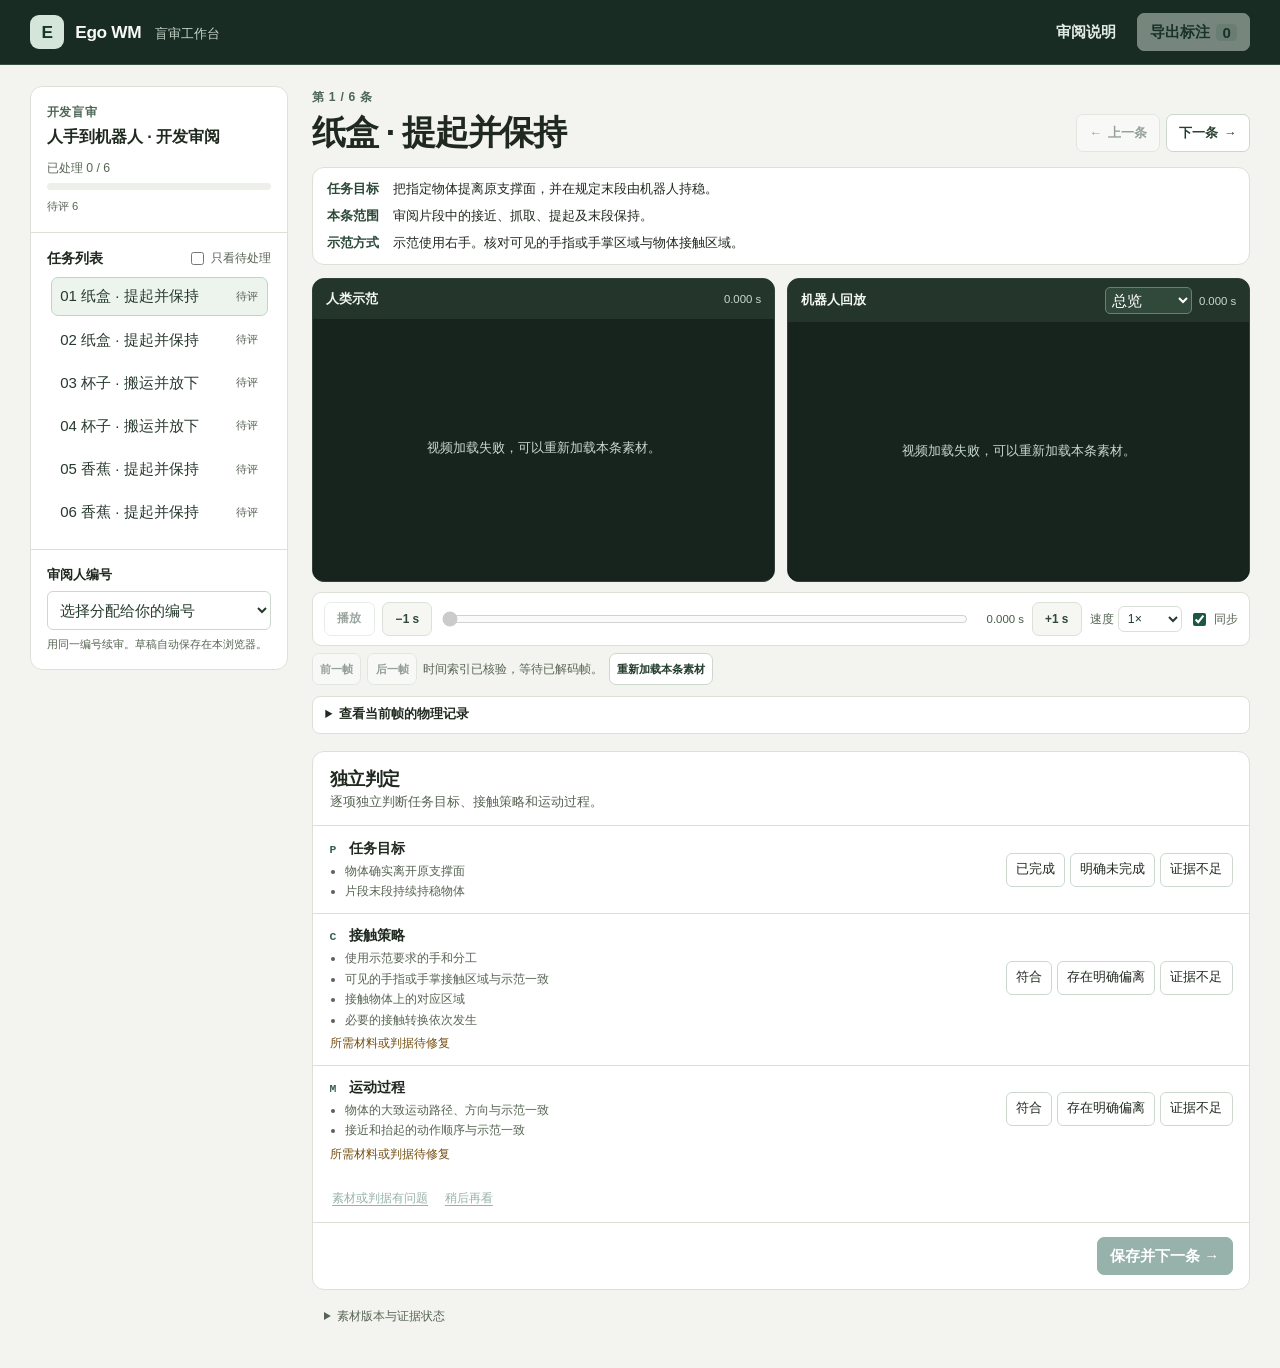
<file: docs/index.html>
<!doctype html>
<html lang="zh-CN">
<head>
  <meta charset="utf-8">
  <meta name="viewport" content="width=device-width, initial-scale=1">
  <meta name="color-scheme" content="light">
  <meta name="description" content="Ego WM 人手到机器人动作的独立盲审。">
  <title>Ego WM · 盲审工作台</title>
  <link rel="stylesheet" href="./style.css">
  <script type="module" src="./app.js?v=20261115-3"></script>
</head>
<body class="review-v2">
  <a class="skip" href="#workspace">跳到审阅</a>
  <header class="masthead">
    <div class="mast-inner">
      <a class="brand" href="./" aria-label="Ego WM 盲审工作台首页"><span class="brand-mark" aria-hidden="true">E</span><span>Ego WM <span class="brand-sub">盲审工作台</span></span></a>
      <div class="mast-actions">
        <button class="subtle" id="help-toggle" type="button">审阅说明</button>
        <button class="primary" id="export" type="button" disabled>导出标注 <span id="export-count">0</span></button>
      </div>
    </div>
  </header>
  <div class="layout">
    <aside class="sidebar" aria-label="批次与任务">
      <div class="batch-panel">
        <div class="overline" id="batch-kind">批次</div>
        <h2 id="batch-title">正在载入</h2>
        <div class="progress-line"><span id="progress-text">已处理 0 / 0</span></div>
        <progress id="progress" value="0" max="1" aria-label="已处理进度"></progress>
        <p id="progress-states" class="batch-states"></p>
      </div>
      <div class="queue">
        <div class="queue-header"><h3>任务列表</h3><label class="filter"><input id="filter" type="checkbox"> 只看待处理</label></div>
        <ol id="case-list"></ol>
      </div>
      <div class="profile">
        <label for="reviewer">审阅人编号</label>
        <select id="reviewer" disabled><option value="">选择分配给你的编号</option></select>
        <p>用同一编号续审。草稿自动保存在本浏览器。</p>
      </div>
    </aside>
    <main id="workspace" class="main" tabindex="-1" aria-busy="true">
      <p id="notice" class="notice" aria-live="polite" hidden></p>
      <section class="case-head" aria-labelledby="case-title">
        <div>
          <div class="overline" id="case-counter">审阅任务</div>
          <h1 id="case-title">载入审阅素材</h1>
        </div>
        <div class="navigation">
          <button id="previous" class="secondary" type="button" aria-label="上一条" disabled>← <span>上一条</span></button>
          <button id="next" class="secondary" type="button" aria-label="下一条" disabled><span>下一条</span> →</button>
        </div>
      </section>
      <dl id="task-brief" class="task-brief" hidden>
        <div><dt>任务目标</dt><dd id="task-goal"></dd></div>
        <div><dt>本条范围</dt><dd id="task-scope"></dd></div>
        <div><dt>示范方式</dt><dd id="task-demonstration"></dd></div>
        <div id="adaptation-row" hidden><dt>允许适配</dt><dd id="task-adaptation"></dd></div>
      </dl>
      <div class="mobile-layout"><button id="video-layout" class="secondary" type="button" aria-controls="viewers" aria-pressed="false">上下排列</button></div>
      <section id="viewers" class="viewers" aria-label="同步视频">
        <article class="media-panel">
          <div class="media-header"><h2>人类示范</h2><span id="source-time">0.00 s</span></div>
          <div class="media-stage">
            <video id="source" controls playsinline preload="metadata" aria-label="人类示范视频"></video>
            <p id="source-empty" class="media-empty" hidden>此条缺少源视频</p>
          </div>
        </article>
        <article class="media-panel">
          <div class="media-header"><h2>机器人回放</h2><label id="view-select-label" class="view-select" hidden>
            <select id="view-select" aria-label="机器人回放视角">
              <option value="execution">总览</option><option value="execution_closeup">手物近景</option>
            </select>
          </label><span id="execution-time">0.00 s</span></div>
          <div class="media-stage">
            <video id="execution" controls playsinline preload="metadata" aria-label="机器人执行视频"></video>
            <p id="execution-empty" class="media-empty" hidden>此条缺少回放视频</p>
          </div>
        </article>
      </section>
      <section class="transport" aria-label="同步播放控制">
        <button id="play" class="secondary" type="button">播放</button>
        <button id="rewind" class="icon-button" type="button" title="回退 1 秒" aria-label="回退 1 秒">−1 s</button>
        <div class="seek-wrap"><input id="seek" type="range" min="0" max="1" step="0.001" value="0" aria-label="执行时间轴"><output id="position" for="seek">0.00 s</output></div>
        <button id="forward" class="icon-button" type="button" title="前进 1 秒" aria-label="前进 1 秒">+1 s</button>
        <label class="speed"><span>速度</span><select id="rate" aria-label="播放速度"><option value="0.25">0.25×</option><option value="0.5">0.5×</option><option value="1" selected>1×</option></select></label>
        <label class="sync"><input id="sync" type="checkbox" checked> 同步</label>
      </section>
      <div class="frame-tools">
        <button id="frame-prev" class="secondary" type="button" disabled>前一帧</button>
        <button id="frame-next" class="secondary" type="button" disabled>后一帧</button>
        <span id="timeline-status" class="timeline-status">正在核对时间索引。</span>
        <button id="retry-material" class="secondary" type="button" hidden>重新加载本条素材</button>
      </div>
      <details id="evidence-panel" class="physical" hidden>
        <summary>查看当前帧的物理记录</summary>
        <p id="physical-status"></p>
        <label id="physical-step-control" class="physical-step" hidden>独立查看求解器记录
          <input id="physical-step" type="range" min="0" max="0" value="0" aria-label="物理步编号">
        </label>
        <div id="physical-table"></div>
      </details>
      <section class="judgment" aria-labelledby="judgment-title">
        <div class="judgment-head"><div><h2 id="judgment-title">独立判定</h2><p id="judgment-hint">按本条必要要求判断。</p></div><span id="save-status" class="save-status" aria-live="polite"></span></div>
        <form id="review-form" novalidate>
          <div id="dimensions"></div>
          <div class="review-actions">
            <button id="load-problem" class="link-button" type="button">素材或判据有问题</button>
            <button id="later" class="link-button" type="button">稍后再看</button>
          </div>
          <p id="issue-status" class="issue-status" role="status" hidden></p>
          <div class="form-footer"><p id="completion-error" class="error" aria-live="polite"></p><button id="complete" class="primary" type="submit" disabled>保存并下一条 →</button></div>
        </form>
      </section>
      <details id="case-details" class="case-details" hidden><summary>素材版本与证据状态</summary><dl id="case-identity"></dl></details>
    </main>
  </div>
  <dialog id="help">
    <div class="dialog-head"><h2>审阅说明</h2><form method="dialog"><button class="icon-button" type="submit" aria-label="关闭说明">×</button></form></div>
    <ol>
      <li>选择分配给你的编号，先看本条范围和必要要求。</li>
      <li>全部必要要求都满足，直接点「已完成」或「符合」。存在明确反例时，选择对应的偏离原因。关键内容看不清时，选择「证据不足」和原因。</li>
      <li>时间按选中的要求自动记录。发现错片、任务冲突或映射故障时，点「素材或判据有问题」。完成后一次导出文件交回组织者。</li>
    </ol>
    <p>提起并保持时末尾持物，符合持物要求。放置任务要求解除手部承载。能确认换手时，即使看不清细指法，也可以判接触偏离。</p>
    <p><kbd>空格</kbd> 播放/暂停，<kbd>J</kbd> <kbd>L</kbd> 前后跳 1 秒，<kbd>,</kbd> <kbd>.</kbd> 逐帧。</p>
    <div class="import-actions">
      <button id="open-default" class="secondary" type="button">打开开发盲审批次</button>
      <a class="link-button" href="./legacy.html">打开旧版对照</a>
    </div>
    <div class="import-actions">
      <button class="secondary" id="import-zip" type="button">导入其他审阅包</button>
      <button class="link-button" id="import-folder" type="button">选择文件夹</button>
    </div>
    <input type="file" id="zip-file" accept=".zip,application/zip" hidden>
    <input type="file" id="folder-files" webkitdirectory multiple hidden>
    <p><a href="https://github.com/UniMotionRec/ego-wm-eval-review/blob/main/docs/review/ATTRIBUTION.md" target="_blank" rel="noopener">示范视频来源与许可证</a></p>
  </dialog>
  <dialog id="problem-dialog">
    <div class="dialog-head"><h2>素材或判据有问题</h2><form method="dialog"><button class="icon-button" type="submit" aria-label="关闭问题报告">×</button></form></div>
    <form id="problem-form">
      <label>遇到的问题<select id="problem-type" required>
        <option value="">请选择</option>
        <option value="media_unavailable">视频或记录打不开、损坏</option>
        <option value="case_mismatch">视频和题目不是同一段动作</option>
        <option value="timeline_fault">两段视频或记录时间无法对应</option>
        <option value="scope_conflict">任务要求超出源片段范围</option>
        <option value="rule_conflict">任务说明互相矛盾</option>
        <option value="reference_unobservable">必要部位看不清</option>
        <option value="other_material_issue">其他材料或规则问题</option>
      </select></label>
      <label>备注（可选）<textarea id="problem-note" rows="2" maxlength="500"></textarea></label>
      <button class="primary" type="submit">记录问题</button>
    </form>
  </dialog>
  <noscript><p class="notice">请在浏览器启用 JavaScript 后打开工作台。</p></noscript>
</body>
</html>
</file>
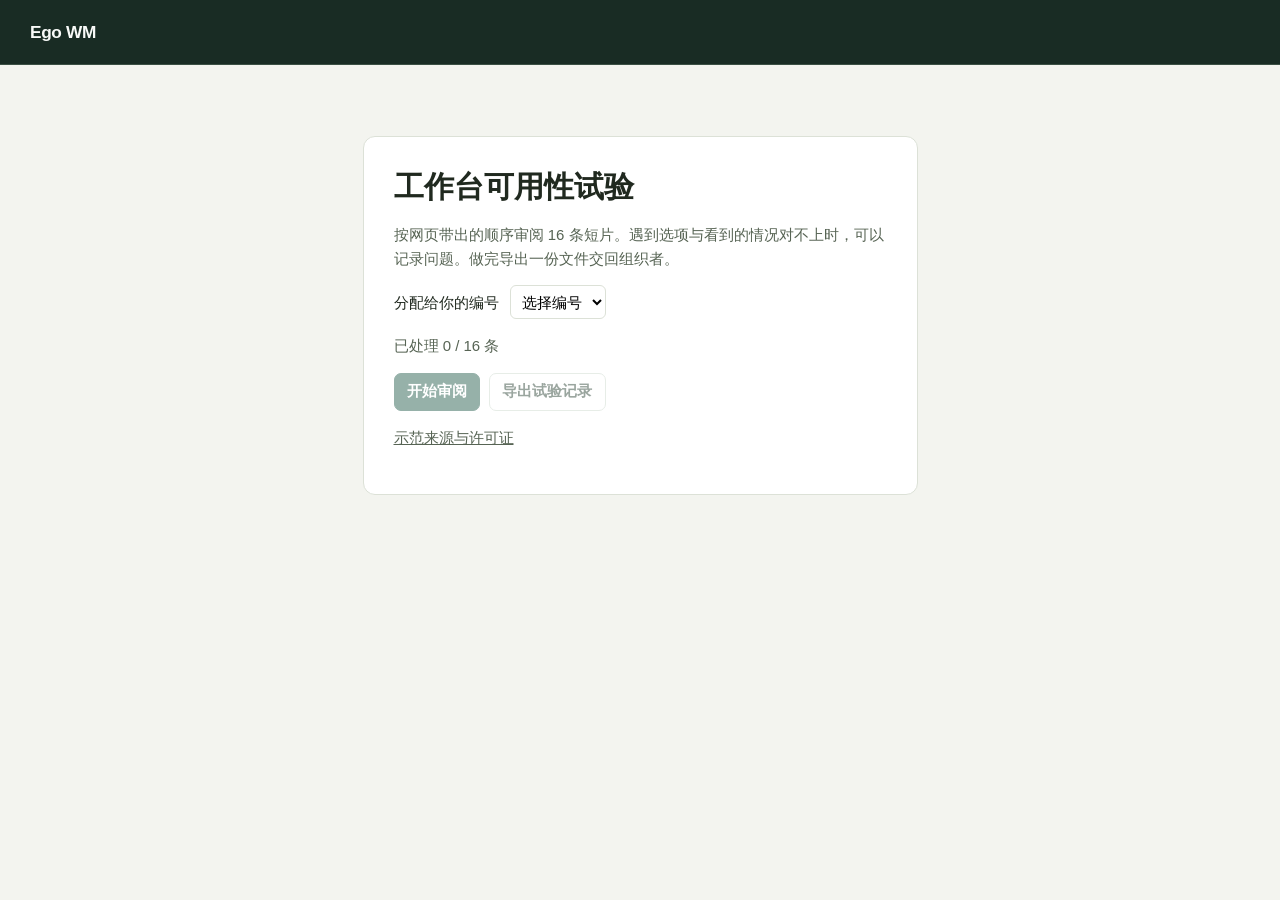
<file: docs/a1.html>
<!doctype html>
<html lang="zh-CN">
<head>
  <meta charset="utf-8">
  <meta name="viewport" content="width=device-width, initial-scale=1">
  <title>Ego WM · 工作台可用性试验</title>
  <link rel="stylesheet" href="./style.css">
  <script type="module" src="./a1.js"></script>
</head>
<body>
  <header class="masthead"><div class="mast-inner"><a class="brand" href="./">Ego WM</a></div></header>
  <main class="trial-intro">
    <h1>工作台可用性试验</h1>
    <p>按网页带出的顺序审阅 16 条短片。遇到选项与看到的情况对不上时，可以记录问题。做完导出一份文件交回组织者。</p>
    <label>分配给你的编号
      <select id="trial-reviewer"><option value="">选择编号</option><option>R1</option><option>R2</option></select>
    </label>
    <p id="trial-progress" role="status"></p>
    <div class="trial-actions">
      <button class="primary" id="trial-start" type="button">开始审阅</button>
      <button class="secondary" id="trial-export" type="button" disabled>导出试验记录</button>
    </div>
    <p><a href="./review/ATTRIBUTION.md">示范来源与许可证</a></p>
  </main>
</body>
</html>
</file>
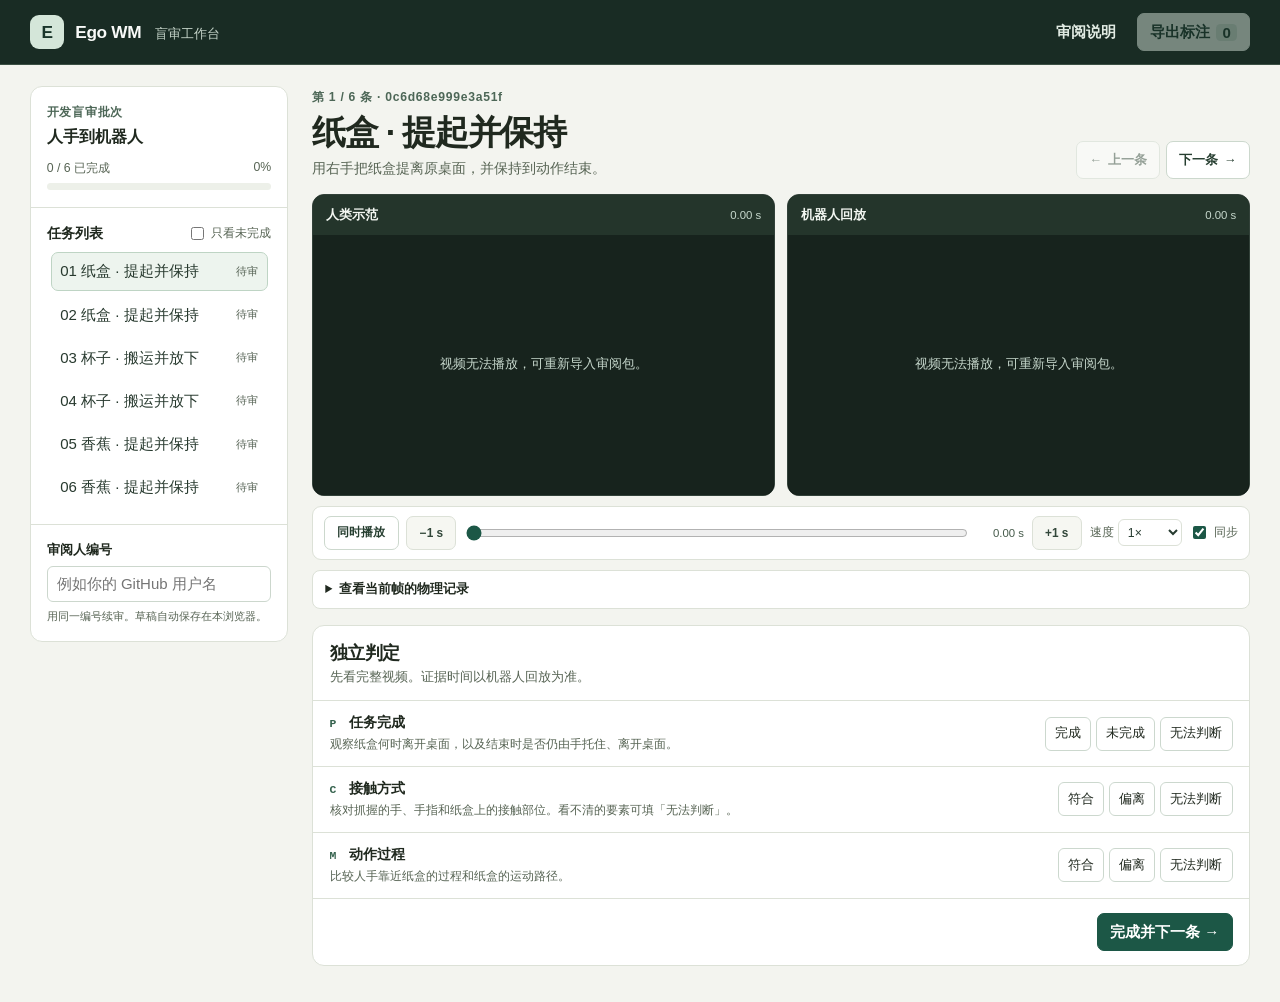
<file: docs/legacy.html>
<!doctype html>
<html lang="zh-CN">
<head>
  <meta charset="utf-8">
  <meta name="viewport" content="width=device-width, initial-scale=1">
  <meta name="color-scheme" content="light">
  <meta name="description" content="Ego WM 人手到机器人动作的独立盲审。">
  <title>Ego WM · 盲审工作台</title>
  <link rel="stylesheet" href="./style.css">
  <script type="module" src="./legacy-app.js"></script>
</head>
<body>
  <a class="skip" href="#workspace">跳到审阅</a>
  <header class="masthead">
    <div class="mast-inner">
      <a class="brand" href="./" aria-label="Ego WM 盲审工作台首页"><span class="brand-mark" aria-hidden="true">E</span><span>Ego WM <span class="brand-sub">盲审工作台</span></span></a>
      <div class="mast-actions">
        <button class="subtle" id="help-toggle" type="button">审阅说明</button>
        <button class="primary" id="export" type="button" disabled>导出标注 <span id="export-count">0</span></button>
      </div>
    </div>
  </header>
  <div class="layout">
    <aside class="sidebar" aria-label="批次与任务">
      <div class="batch-panel">
        <div class="overline" id="batch-kind">批次</div>
        <h2 id="batch-title">正在载入</h2>
        <div class="progress-line"><span id="progress-text">0 / 0 已完成</span><span id="progress-percent"></span></div>
        <progress id="progress" value="0" max="1" aria-label="审阅完成度"></progress>
      </div>
      <div class="queue">
        <div class="queue-header"><h3>任务列表</h3><label class="filter"><input id="filter" type="checkbox"> 只看未完成</label></div>
        <ol id="case-list"></ol>
      </div>
      <div class="profile">
        <label for="reviewer">审阅人编号</label>
        <input id="reviewer" type="text" placeholder="例如你的 GitHub 用户名" autocomplete="off" maxlength="60">
        <p>用同一编号续审。草稿自动保存在本浏览器。</p>
      </div>
    </aside>
    <main id="workspace" class="main" tabindex="-1" aria-busy="true">
      <p id="notice" class="notice" aria-live="polite" hidden></p>
      <section class="case-head" aria-labelledby="case-title">
        <div>
          <div class="overline" id="case-counter">审阅任务</div>
          <h1 id="case-title">载入审阅素材</h1>
          <p id="case-description"></p>
        </div>
        <div class="navigation">
          <button id="previous" class="secondary" type="button" aria-label="上一条" disabled>← <span>上一条</span></button>
          <button id="next" class="secondary" type="button" aria-label="下一条" disabled><span>下一条</span> →</button>
        </div>
      </section>
      <div class="mobile-layout"><button id="video-layout" class="secondary" type="button" aria-controls="viewers" aria-pressed="false">上下排列</button></div>
      <section id="viewers" class="viewers" aria-label="同步视频">
        <article class="media-panel">
          <div class="media-header"><h2>人类示范</h2><span id="source-time">0.00 s</span></div>
          <div class="media-stage">
            <video id="source" controls playsinline preload="metadata" aria-label="人类示范视频"></video>
            <p id="source-empty" class="media-empty" hidden>此条缺少源视频</p>
          </div>
        </article>
        <article class="media-panel">
          <div class="media-header"><h2>机器人回放</h2><span id="execution-time">0.00 s</span></div>
          <div class="media-stage">
            <video id="execution" controls playsinline preload="metadata" aria-label="机器人执行视频"></video>
            <p id="execution-empty" class="media-empty" hidden>此条缺少回放视频</p>
          </div>
        </article>
      </section>
      <section class="transport" aria-label="同步播放控制">
        <button id="play" class="secondary" type="button">同时播放</button>
        <button id="rewind" class="icon-button" type="button" title="回退 1 秒" aria-label="回退 1 秒">−1 s</button>
        <div class="seek-wrap"><input id="seek" type="range" min="0" max="1" step="0.001" value="0" aria-label="执行时间轴"><output id="position" for="seek">0.00 s</output></div>
        <button id="forward" class="icon-button" type="button" title="前进 1 秒" aria-label="前进 1 秒">+1 s</button>
        <label class="speed"><span>速度</span><select id="rate" aria-label="播放速度"><option value="0.25">0.25×</option><option value="0.5">0.5×</option><option value="1" selected>1×</option></select></label>
        <label class="sync"><input id="sync" type="checkbox" checked> 同步</label>
      </section>
      <details id="evidence-panel" class="physical" hidden>
        <summary>查看当前帧的物理记录</summary>
        <p id="physical-status">展开后载入。</p>
        <div id="physical-table"></div>
      </details>
      <section class="judgment" aria-labelledby="judgment-title">
        <div class="judgment-head"><div><h2 id="judgment-title">独立判定</h2><p>先看完整视频。证据时间以机器人回放为准。</p></div><span id="save-status" class="save-status" aria-live="polite"></span></div>
        <form id="review-form" novalidate>
          <div id="dimensions"></div>
          <div class="form-footer"><p id="completion-error" class="error" aria-live="polite"></p><button id="complete" class="primary" type="submit">完成并下一条 →</button></div>
        </form>
      </section>
    </main>
  </div>
  <dialog id="help">
    <div class="dialog-head"><h2>审阅说明</h2><form method="dialog"><button class="icon-button" type="submit" aria-label="关闭说明">×</button></form></div>
    <ol>
      <li>首页已载入六条开发样例。输入你的审阅编号，例如 GitHub 用户名。</li>
      <li>对照人类示范和机器人回放，分别判断任务完成、接触方式、动作过程。点击「记时间」引用当前回放时间。</li>
      <li>点击符合实际观察的快捷依据，也可以自行填写。能判断时记下对应时间。完成后一次导出文件交回组织者。</li>
    </ol>
    <p>首页批次刷新后可从上次停留的位置继续。</p>
    <p>收到分歧复核任务时，页面只显示需要复核的判断项。</p>
    <p><kbd>空格</kbd> 播放/暂停，<kbd>J</kbd> <kbd>L</kbd> 前后跳 1 秒。填写表单时快捷键暂停。</p>
    <div class="import-actions">
      <button id="open-default" class="secondary" type="button">打开开发盲审批次</button>
      <button id="open-demo" class="secondary" type="button">打开练习批次</button>
    </div>
    <div class="import-actions">
      <button class="secondary" id="import-zip" type="button">导入其他审阅包</button>
      <button class="link-button" id="import-folder" type="button">选择文件夹</button>
    </div>
    <input type="file" id="zip-file" accept=".zip,application/zip" hidden>
    <input type="file" id="folder-files" webkitdirectory multiple hidden>
    <p><a href="https://github.com/UniMotionRec/ego-wm-eval-review/blob/main/docs/review/ATTRIBUTION.md" target="_blank" rel="noopener">示范视频来源与许可证</a></p>
  </dialog>
  <noscript><p class="notice">请在浏览器启用 JavaScript 后打开工作台。</p></noscript>
</body>
</html>
</file>
<file: docs/style.css>
:root {
  font-family: "Inter", -apple-system, BlinkMacSystemFont, "Segoe UI", "PingFang SC", "Microsoft YaHei", sans-serif;
  color: #20291f;
  background: #f3f4ef;
  font-size: 15px;
  --paper: #ffffff;
  --surface: #f6f7f2;
  --line: #dce1d7;
  --muted: #576454;
  --accent: #1c5746;
  --accent-dark: #12392f;
  --accent-soft: #e5f0e9;
  --red: #a63f2f;
  --amber: #744e11;
  --radius: 12px;
}
* { box-sizing: border-box; }
body { margin: 0; min-width: 300px; }
button, select, input, textarea { font: inherit; }
button, select, input[type="checkbox"], input[type="radio"], input[type="range"] { cursor: pointer; }
button { border: 0; }
button:disabled { opacity: .46; cursor: default; }
a { color: inherit; }
:focus-visible { outline: 3px solid #227d6a; outline-offset: 3px; }
[hidden] { display: none !important; }
.skip { position: fixed; top: 8px; left: 8px; z-index: 9; background: white; padding: .65rem; clip-path: inset(50%); }
.skip:focus { clip-path: none; }
.masthead { background: #192c24; color: #f8faf8; border-bottom: 1px solid #3b5044; }
.mast-inner { max-width: 1560px; padding: 0 2rem; margin: 0 auto; min-height: 64px; display: flex; justify-content: space-between; align-items: center; gap: 1rem; }
.brand { display: flex; align-items: center; gap: .75rem; text-decoration: none; white-space: nowrap; font-weight: 750; letter-spacing: -.02em; font-size: 1.15rem; }
.brand-mark { display: grid; place-items: center; background: #d4e6d9; color: #19352a; width: 34px; aspect-ratio: 1; border-radius: 9px; }
.brand-sub { color: #c5d4c9; font-size: .88rem; font-weight: 500; margin-left: .65rem; letter-spacing: 0; }
.mast-actions { display: flex; align-items: center; gap: .6rem; }
.primary,.secondary,.subtle,.icon-button { min-height: 38px; padding: .52rem .82rem; border-radius: 7px; display: inline-flex; justify-content: center; align-items: center; gap: .4rem; white-space: nowrap; font-weight: 650; }
.primary { background: var(--accent); color: #fff; border: 1px solid var(--accent); }
.primary:not(:disabled):hover { background: var(--accent-dark); }
.masthead .primary { background: #e3f0e7; border-color: #e3f0e7; color: #193b2e; }
.masthead .primary:not(:disabled):hover { background: #cbe1d3; }
.masthead .subtle { color: #e1ebe3; background: transparent; }
.masthead .subtle:hover { background: #2c4135; }
#export-count { font-variant-numeric: tabular-nums; background: #c8ddcf; min-width: 1.35rem; padding: 0 .2rem; text-align: center; border-radius: .3rem; }
.secondary { background: var(--paper); color: #263e30; border: 1px solid #ccd8cd; }
.secondary:not(:disabled):hover,.icon-button:hover { background: #eff4ed; }
.icon-button { background: var(--surface); color: #32473a; border: 1px solid var(--line); min-width: 38px; }
.link-button { background: transparent; color: var(--accent); padding: .45rem .18rem; text-decoration: underline; text-underline-offset: 3px; }
.layout { max-width: 1560px; margin: auto; display: grid; grid-template-columns: 245px minmax(0, 1fr); padding: 1.4rem 2rem 2.4rem; gap: 1.4rem; }
.sidebar { background: var(--paper); border: 1px solid var(--line); border-radius: var(--radius); align-self: start; min-width: 0; overflow: hidden; position: sticky; top: 1rem; }
.batch-panel,.queue,.profile { padding: 1.12rem 1.05rem; }
.queue,.profile { border-top: 1px solid var(--line); }
.overline { color: #4d6757; font-size: .81rem; font-weight: 700; letter-spacing: .06em; }
#batch-title { margin: .35rem 0 .8rem; font-size: 1.08rem; overflow-wrap: anywhere; }
.progress-line { display: flex; justify-content: space-between; gap: .5rem; color: var(--muted); font-size: .82rem; margin-bottom: .38rem; }
progress { width: 100%; height: 7px; display: block; appearance: none; border: 0; border-radius: 10px; background: #edf0e9; color: var(--accent); overflow: hidden; }
progress::-webkit-progress-bar { background: #edf0e9; }
progress::-webkit-progress-value { background: var(--accent); }
progress::-moz-progress-bar { background: var(--accent); }
.import-actions { display: flex; flex-wrap: wrap; gap: .4rem; align-items: center; margin-top: 1rem; }
.import-actions > *,.navigation > * { font-size: .84rem; }
.queue-header { display: flex; align-items: center; justify-content: space-between; gap: .3rem; margin-bottom: .6rem; }
.queue-header h3 { margin: 0; font-size: .95rem; }
.filter,.sync,.speed { color: var(--muted); font-size: .82rem; white-space: nowrap; display: flex; align-items: center; gap: .3rem; }
input[type="checkbox"] { accent-color: var(--accent); }
#case-list { list-style: none; margin: 0; padding: 0 .25rem; max-height: min(45vh, 390px); overflow: auto; }
#case-list li + li { margin-top: .28rem; }
.case-button { width: 100%; display: grid; grid-template-columns: minmax(0, 1fr) auto; gap: .3rem; text-align: left; padding: .6rem .58rem; background: transparent; border: 1px solid transparent; border-radius: 7px; align-items: center; color: #27392e; }
.case-button[aria-current="true"] { border-color: #bed4c4; background: #edf4ee; }
.case-button:hover { background: #f1f4ee; }
.case-button .name { overflow: hidden; white-space: nowrap; text-overflow: ellipsis; }
.case-button .state { color: #566355; font-size: .72rem; }
.case-button .state[data-status="complete"] { color: #155842; font-weight: 700; }
.queue-empty { color: var(--muted); padding: .55rem .2rem; font-size: .84rem; }
.profile label { display: block; font-size: .85rem; font-weight: 650; margin-bottom: .45rem; }
.profile input,.row-support input,.row-support textarea { width: 100%; background: #fff; border: 1px solid #ccd7cd; border-radius: 6px; padding: .51rem .6rem; min-height: 36px; color: #233127; }
.profile p { font-size: .76rem; color: var(--muted); margin: .48rem 0 0; }
.main { min-width: 0; }
.notice { padding: .7rem .9rem; border: 1px solid #cbdccf; border-radius: 7px; background: #e9f2e9; margin: 0 0 1rem; color: #254738; }
.notice[data-type="error"] { color: #832b21; background: #faece7; border-color: #e5c7bd; }
.case-head { display: flex; justify-content: space-between; align-items: end; gap: .85rem; margin: .23rem 0 1rem; }
.case-head h1 { font-size: clamp(1.48rem, 2.7vw, 2.25rem); line-height: 1.16; letter-spacing: -.036em; margin: .45rem 0 0; }
.case-head p { margin: .45rem 0 0; color: var(--muted); max-width: 70ch; line-height: 1.48; font-size: .91rem; }
.navigation { display: flex; align-items: center; gap: .36rem; }
.viewers { display: grid; grid-template-columns: minmax(0,1fr) minmax(0,1fr); gap: .8rem; }
.mobile-layout { display: none; }
.media-panel { background: #17231d; color: #f3f7f2; border-radius: var(--radius); overflow: hidden; border: 1px solid #324139; margin: 0; }
.media-header { display: flex; align-items: center; justify-content: space-between; gap: .45rem; min-height: 40px; padding: .55rem .85rem; background: #24352b; }
.media-header h2 { font-size: .85rem; margin: 0; font-weight: 650; }
.media-header span { color: #c7d8cd; font-size: .76rem; font-variant-numeric: tabular-nums; }
.media-stage { position: relative; aspect-ratio: 16/9; background: #111a15; }
.media-stage video { width: 100%; height: 100%; display: block; object-fit: contain; }
.media-empty { position: absolute; inset: 0; display: grid; place-items: center; background: #17231d; color: #c7d8cd; margin: 0; font-size: .85rem; }
.transport { display: flex; align-items: center; flex-wrap: wrap; gap: .52rem; padding: .6rem .74rem; border: 1px solid var(--line); border-radius: 9px; background: var(--paper); margin-top: .67rem; }
.transport button { font-size: .79rem; min-height: 34px; }
.seek-wrap { display: flex; align-items: center; gap: .46rem; flex: 1; min-width: 110px; }
.seek-wrap input { accent-color: var(--accent); flex: 1; width: 100%; min-width: 0; }
.seek-wrap output { min-width: 4.1em; color: #475c4c; font-size: .76rem; text-align: right; font-variant-numeric: tabular-nums; }
.speed select { border: 1px solid var(--line); border-radius: 6px; padding: .28rem .32rem; background: #fff; color: #263b30; }
.physical { font-size: .84rem; margin-top: .7rem; padding: .65rem .82rem; border: 1px solid var(--line); border-radius: 8px; background: white; }
.physical summary { cursor: pointer; font-weight: 650; }
.physical p { margin: .55rem 0; color: var(--muted); }
.physical table { width: 100%; border-collapse: collapse; text-align: left; }
.physical th,.physical td { padding: .35rem; border-bottom: 1px solid var(--line); }
.judgment { margin-top: 1.1rem; border: 1px solid var(--line); border-radius: var(--radius); background: var(--paper); }
.judgment-head,.form-footer { padding: .95rem 1.1rem; display: flex; justify-content: space-between; align-items: center; gap: .85rem; }
.judgment-head h2 { font-size: 1.23rem; margin: 0; letter-spacing: -.02em; }
.judgment-head p { margin: .23rem 0 0; color: var(--muted); font-size: .86rem; }
.save-status { font-size: .78rem; color: var(--muted); flex-shrink: 0; }
.dimension { margin: 0; padding: .82rem 1.1rem; border: 0; border-top: 1px solid var(--line); min-width: 0; }
.dim-row { display: grid; grid-template-columns: minmax(190px,1fr) auto; gap: .6rem 1rem; align-items: center; }
.dim-title { font-size: .96rem; font-weight: 700; margin: 0; }
.dim-title span { display: inline-block; width: 1.28rem; color: #35624d; font: 600 .76rem ui-monospace, monospace; }
.dim-description { margin: .24rem 0 0; font-size: .81rem; line-height: 1.46; color: var(--muted); }
.options { display: flex; flex-wrap: wrap; align-items: center; gap: .32rem; }
.option { position: relative; font-size: .84rem; }
.option input { position: absolute; opacity: 0; inset: 0; width: 100%; height: 100%; margin: 0; }
.option span { padding: .5rem .61rem; border: 1px solid #ccd8ce; border-radius: 6px; display: block; min-height: 34px; white-space: nowrap; }
.option input:hover + span { background: #f0f5ef; }
.option input:focus-visible + span { outline: 3px solid #227d6a; outline-offset: 2px; }
.option input:checked + span { color: #164234; background: #e2f0e7; border-color: #81b09a; font-weight: 700; }
.option input[value="fail"]:checked + span { border-color: #d69e92; background: #f7e8e4; color: #873328; }
.option input[value="unknown"]:checked + span { border-color: #d6b775; background: #f7efdc; color: var(--amber); }
.quick-reasons { display: flex; flex-wrap: wrap; gap: .35rem; margin-top: .62rem; }
.quick-reasons button { font-size: .77rem; min-height: 32px; padding: .28rem .52rem; }
.quick-reasons button[aria-pressed="true"] { background: #e2f0e7; border-color: #81b09a; color: #164234; }
.row-support { margin-top: .55rem; }
.evidence-controls { display: inline-flex; align-items: center; gap: .55rem; margin-right: .75rem; }
.evidence-range,.manual-evidence summary { color: var(--muted); font-size: .77rem; }
.evidence-range { font-variant-numeric: tabular-nums; }
.manual-evidence { display: inline-block; }
.manual-evidence summary { cursor: pointer; }
.manual-evidence[open] { display: block; margin-top: .55rem; }
.manual-fields { display: grid; grid-template-columns: minmax(120px, 1fr) auto auto; gap: .43rem; margin-top: .42rem; }
.row-support label { display: block; min-width: 0; font-size: .77rem; color: var(--muted); }
.row-support label input { margin-top: .28rem; }
.row-support label.time-input { width: 5.1rem; }
.row-support input,.row-support button { min-height: 35px; font-size: .82rem; }
.form-footer { border-top: 1px solid var(--line); justify-content: end; }
.error { color: #9a3e2f; margin: 0 auto 0 0; font-size: .82rem; }
.invalid { background: #fff7f3; }
dialog { width: min(92vw, 540px); padding: 1.25rem; color: #243128; border: 1px solid #cbd6cc; border-radius: 13px; }
dialog::backdrop { background: #13281eca; }
.dialog-head { display: flex; justify-content: space-between; align-items: center; }
.dialog-head h2 { margin: 0; font-size: 1.25rem; }
dialog p,dialog li { font-size: .91rem; line-height: 1.55; }
dialog li { margin-bottom: .42rem; }
kbd { border: 1px solid var(--line); border-radius: 4px; padding: .08rem .25rem; background: #f3f5f0; }
@media (min-width: 1200px) { .layout { grid-template-columns: 258px minmax(0,1fr); gap: 1.6rem; } }
@media (max-width: 950px) {
  .mast-inner,.layout { padding-left: 1rem; padding-right: 1rem; }
  .layout { grid-template-columns: 193px minmax(0,1fr); gap: 1rem; }
  .batch-panel,.queue,.profile { padding: .85rem .68rem; }
  .dim-row { grid-template-columns: 1fr; }
  .transport { gap: .38rem; }
}
@media (max-width: 680px) {
  .layout { display: flex; flex-direction: column; padding: .8rem .65rem 1.5rem; gap: .85rem; }
  .mast-inner { min-height: 55px; padding: 0 .65rem; }
  .brand { font-size: 1rem; gap: .42rem; }
  .brand-mark { width: 27px; }
  .brand-sub { display: none; }
  .mast-actions { gap: .28rem; }
  .mast-actions button { font-size: .78rem; padding: .35rem .57rem; }
  .sidebar { position: static; display: grid; grid-template-columns: 1fr 1fr; min-width: 100%; }
  .profile { grid-column: 1 / -1; padding: .58rem .68rem; display: grid; grid-template-columns: auto 1fr; gap: .4rem; align-items: center; }
  .profile label,.profile p { margin: 0; }
  .profile p { grid-column: 2; }
  .queue { border-top: 0; border-left: 1px solid var(--line); }
  #case-list { max-height: 138px; }
  .case-head { margin: .1rem 0 .65rem; }
  .navigation > button { padding: .37rem .45rem; min-width: 33px; }
  .navigation span { display: none; }
  .viewers { gap: .42rem; }
  .viewers.is-stacked { grid-template-columns: 1fr; }
  .mobile-layout { display: flex; justify-content: end; margin-bottom: .42rem; }
  .mobile-layout button { min-height: 32px; font-size: .77rem; padding: .32rem .58rem; }
  .media-header { padding: .34rem .47rem; min-height: 33px; }
  .media-header h2 { font-size: .75rem; }
  .media-header span { font-size: .65rem; }
  .transport { row-gap: .3rem; padding: .45rem; }
  .transport .speed > span { display: none; }
  .seek-wrap { order: 2; flex-basis: 100%; }
  .judgment-head,.dimension,.form-footer { padding: .72rem .7rem; }
  .manual-fields { grid-template-columns: 1fr 1fr; }
  .manual-fields .reason { grid-column: 1 / -1; }
  .row-support label.time-input { width: auto; }
}

.review-v2 .profile select {
  width: 100%; min-height: 39px; padding: .4rem .55rem;
  color: #243a2b; background: #fff; border: 1px solid #ccd7cd; border-radius: 6px;
}
.review-v2 .batch-states { margin: .58rem 0 0; font-size: .75rem; color: var(--muted); line-height: 1.45; }
.review-v2 .state[data-status="evaluated"] { color: var(--accent); font-weight: 650; }
.review-v2 .state[data-status="blocked"],.review-v2 .state[data-status="stale"] { color: var(--amber); font-weight: 650; }
.task-brief {
  margin: 0 0 .9rem; padding: .68rem .9rem; border: 1px solid var(--line); border-radius: var(--radius);
  background: var(--paper); display: grid; gap: .45rem; font-size: .88rem; line-height: 1.55;
}
.task-brief > div { display: grid; grid-template-columns: 4.4em 1fr; gap: .56rem; }
.task-brief dt { font-weight: 650; color: #2c493a; }
.task-brief dd { margin: 0; }
.view-select { margin-left: auto; }
.view-select select { background: #31493b; color: white; border: 1px solid #618573; border-radius: 5px; padding: .18rem; }
.frame-tools { display: flex; align-items: center; gap: .4rem; flex-wrap: wrap; padding-top: .45rem; }
.frame-tools button { min-height: 32px; font-size: .76rem; padding: .28rem .48rem; }
.timeline-status { color: var(--muted); font-size: .77rem; font-variant-numeric: tabular-nums; }
.timeline-status[data-status="unavailable"] { color: var(--amber); }
.physical-step { display: flex; gap: .5rem; align-items: center; margin-bottom: .55rem; }
.physical-step input { flex: 1; min-width: 10ch; }
.review-v2 #physical-table { overflow-x: auto; }
.review-v2 #physical-table table + details { margin-top: .7rem; }
.task-requirements { padding: 0 0 0 1.05rem; margin: .32rem 0 0; color: var(--muted); font-size: .83rem; line-height: 1.43; }
.task-requirements li + li { margin-top: .18rem; }
.scope-badge { margin-left: .4rem; color: var(--amber); font-size: .74rem; }
.dimension-flow { color: var(--amber); font-size: .79rem; margin: .45rem 0 0; }
.recorded-evidence { display: flex; align-items: center; flex-wrap: wrap; gap: .35rem; color: var(--muted); font-size: .79rem; }
.recorded-evidence button { font-size: .79rem; }
.optional-note { color: var(--muted); font-size: .78rem; margin-top: .42rem; }
.optional-note summary { cursor: pointer; }
.optional-note p { margin: .4rem 0 .2rem; }
.optional-requirement { display: flex; gap: .35rem; align-items: center; padding: .2rem 0; }
.optional-note textarea,#problem-form textarea,#problem-form select {
  display: block; width: 100%; margin-top: .4rem; min-width: 0; border: 1px solid #ccd7cd;
  border-radius: 6px; padding: .5rem .58rem; color: #233127; background: white;
}
.review-actions { display: flex; flex-wrap: wrap; align-items: center; gap: .75rem; padding: .55rem 1.1rem; }
.review-actions button { font-size: .8rem; }
.issue-status { padding: 0 1.1rem; color: var(--amber); font-size: .84rem; margin: .2rem 0 .65rem; }
.case-details { margin-top: .65rem; font-size: .8rem; padding: .5rem .8rem; color: var(--muted); }
.case-details summary { cursor: pointer; }
.case-details dl > div { display: grid; gap: .45rem; grid-template-columns: 5.5em 1fr; margin: .25rem 0; }
.case-details dd { margin: 0; overflow-wrap: anywhere; }
#problem-form label { display: block; margin: .85rem 0; font-size: .85rem; }
@media (max-width: 680px) {
  .task-brief { padding: .62rem .68rem; font-size: .83rem; }
  .task-brief > div { grid-template-columns: 4.25em 1fr; gap: .4rem; }
  .task-brief dt { white-space: nowrap; }
  .review-v2 #batch-title { font-size: .92rem; }
  .view-select select { font-size: .68rem; max-width: 5.5em; }
  .review-v2 .media-header { gap: .3rem; }
  .review-v2 .option span { font-size: .77rem; padding: .45rem .47rem; }
  .review-actions { padding: .4rem .7rem; }
  .issue-status { padding: 0 .7rem; }
}
.trial-intro {
  width: min(37rem, calc(100% - 1.5rem)); margin: clamp(1.25rem, 7vw, 4.75rem) auto;
  padding: clamp(1.15rem, 4vw, 2rem); border: 1px solid var(--line); border-radius: var(--radius); background: white;
}
.trial-intro h1 { font-size: clamp(1.4rem, 4vw, 2rem); margin: 0 0 .7rem; }
.trial-intro p { color: var(--muted); line-height: 1.55; }
.trial-intro select { margin-left: .5rem; border: 1px solid var(--line); border-radius: 6px; padding: .45rem; background: white; }
.trial-actions { display: flex; align-items: center; gap: .6rem; flex-wrap: wrap; }
.masthead .link-button { color: #e2eee5; font-size: .78rem; }
#trial-marker,.form-footer > .link-button { font-size: .77rem; }
.form-footer:has(#trial-marker) { flex-wrap: wrap; gap: .45rem .7rem; }
</file>
